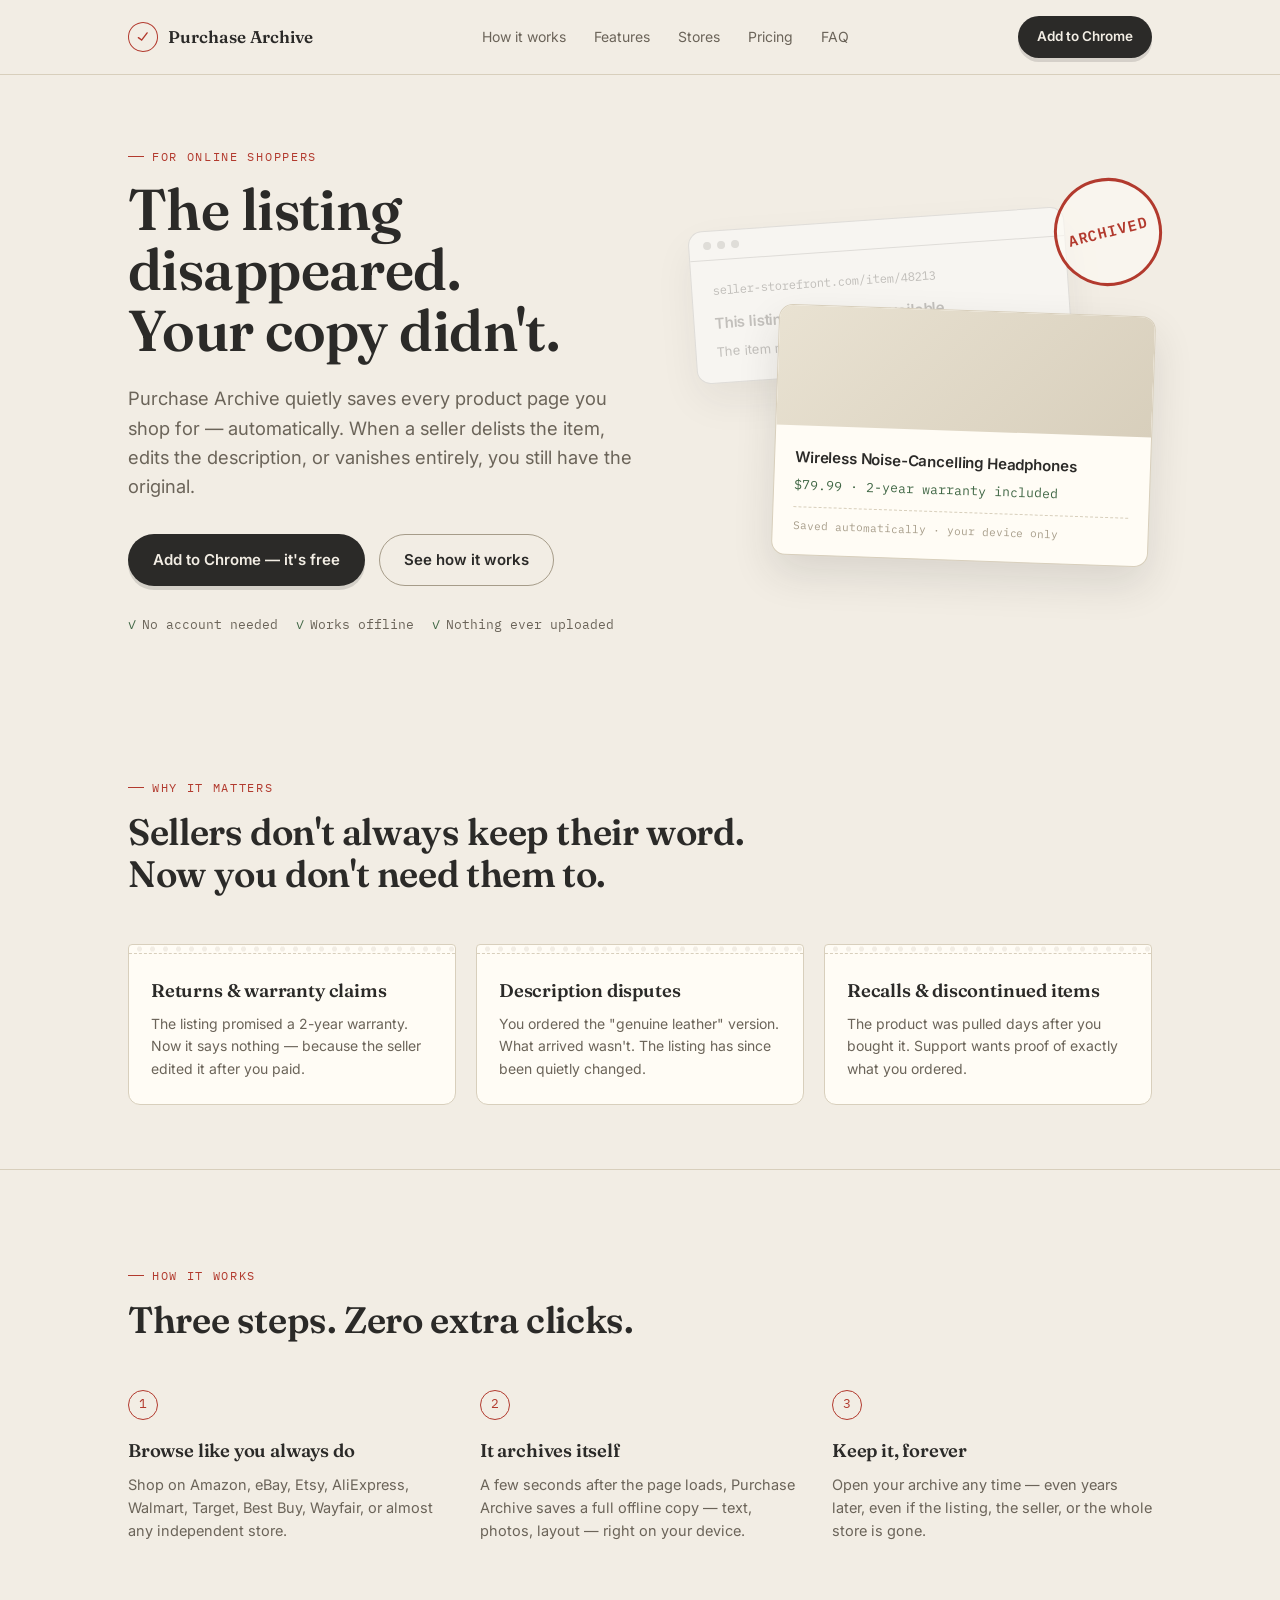
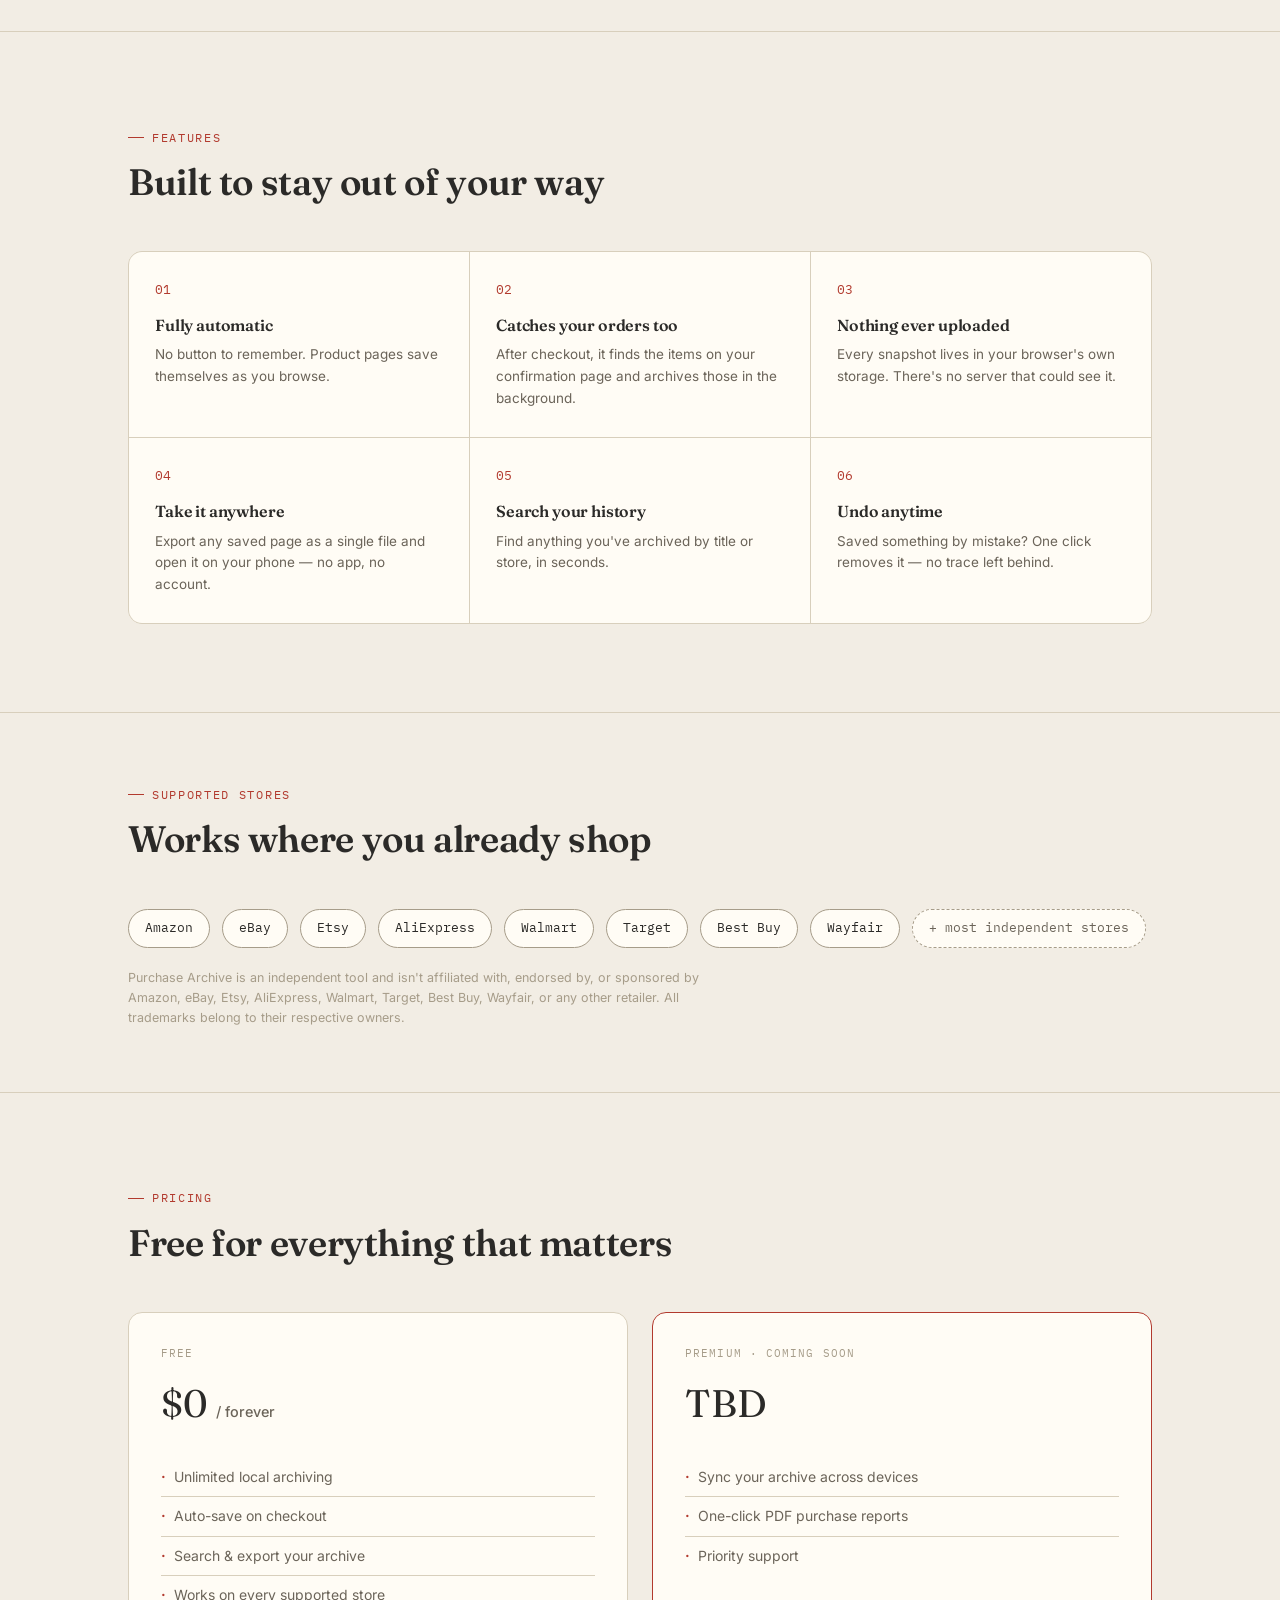
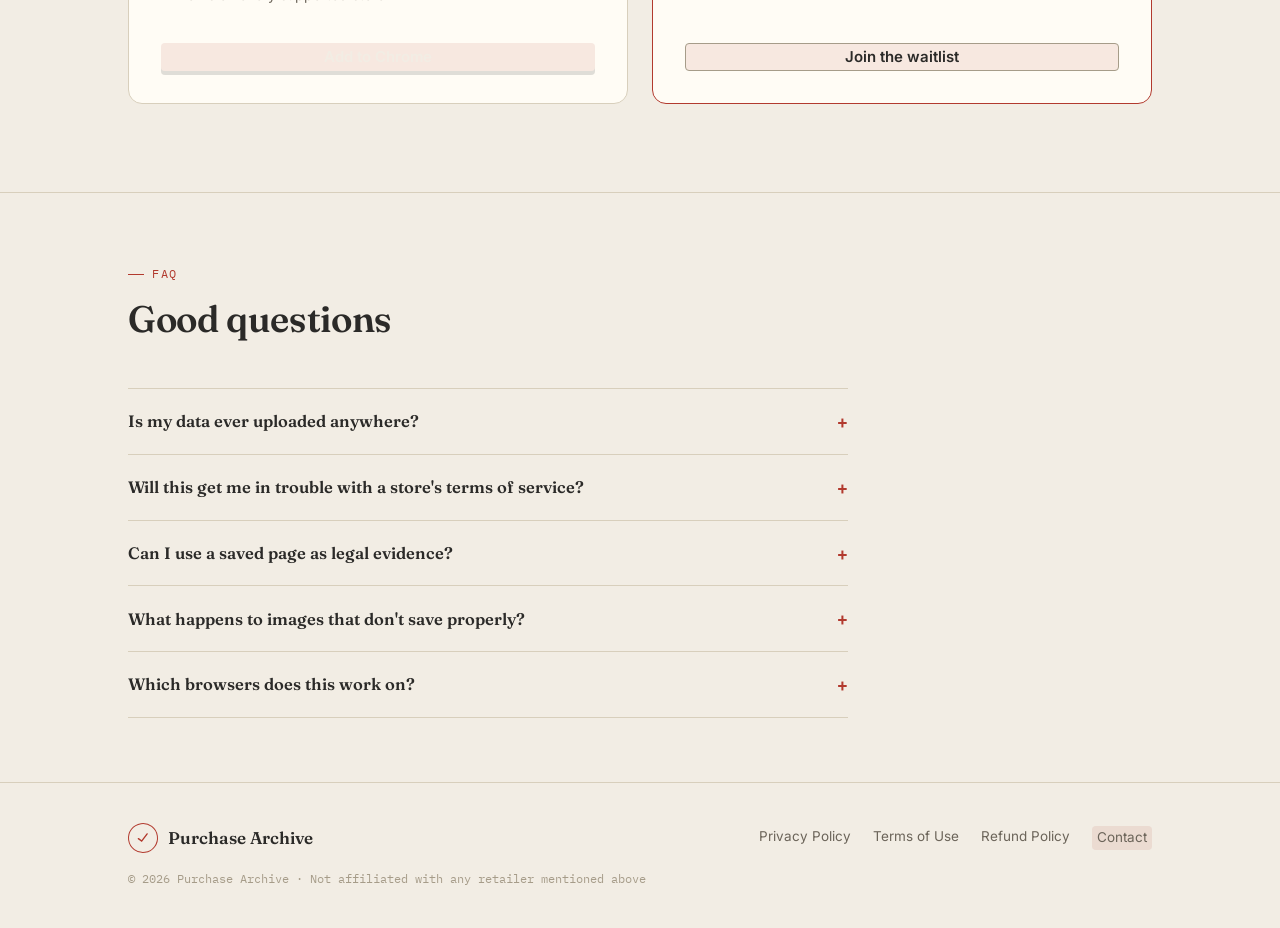
<file: index.html>
<!DOCTYPE html>
<html lang="en">
<head>
<meta charset="UTF-8" />
<meta name="viewport" content="width=device-width, initial-scale=1" />
<title>Purchase Archive — Save product pages before sellers delete them</title>
<meta name="description" content="Purchase Archive automatically saves the product pages you shop for on Amazon, eBay, Etsy, AliExpress, Walmart, Target, Best Buy and more — so you still have proof after a listing changes or disappears. 100% local, nothing uploaded." />
<link rel="preconnect" href="https://fonts.googleapis.com">
<link rel="preconnect" href="https://fonts.gstatic.com" crossorigin>
<link href="https://fonts.googleapis.com/css2?family=Fraunces:opsz,wght@9..144,500;9..144,600;9..144,700&family=Inter:wght@400;500;600;700&family=IBM+Plex+Mono:wght@400;500&display=swap" rel="stylesheet">
<link rel="stylesheet" href="assets/style.css" />
</head>
<body>

<nav class="site-nav">
  <div class="wrap">
    <a href="#top" class="brand">
      <span class="seal"><svg viewBox="0 0 24 24" fill="none" stroke="currentColor" stroke-width="2.4" stroke-linecap="round"><path d="M4 12l5 5L20 6"/></svg></span>
      Purchase Archive
    </a>
    <div class="nav-links">
      <a href="#how-it-works">How it works</a>
      <a href="#features">Features</a>
      <a href="#stores">Stores</a>
      <a href="#pricing">Pricing</a>
      <a href="#faq">FAQ</a>
    </div>
    <div class="nav-cta">
      <a href="#pricing" class="btn btn-primary" style="padding:9px 18px; font-size:13.5px;">Add to Chrome</a>
    </div>
  </div>
</nav>

<header class="hero" id="top">
  <div class="wrap">
    <div class="hero-copy">
      <span class="eyebrow">For online shoppers</span>
      <h1>The listing disappeared.<br/>Your copy didn't.</h1>
      <p class="lede">Purchase Archive quietly saves every product page you shop for — automatically. When a seller delists the item, edits the description, or vanishes entirely, you still have the original.</p>
      <div class="hero-cta">
        <a href="#pricing" class="btn btn-primary">Add to Chrome — it's free</a>
        <a href="#how-it-works" class="btn btn-ghost">See how it works</a>
      </div>
      <div class="trust-row">
        <span>No account needed</span>
        <span>Works offline</span>
        <span>Nothing ever uploaded</span>
      </div>
    </div>
    <div class="hero-visual" aria-hidden="true">
      <div class="mock-card behind">
        <div class="bar"><i></i><i></i><i></i></div>
        <div class="body">
          <p class="x">seller-storefront.com/item/48213</p>
          <h3>This listing is no longer available</h3>
          <p>The item may have been removed by the seller.</p>
        </div>
      </div>
      <div class="mock-card front">
        <div class="thumb"></div>
        <div class="body">
          <h3>Wireless Noise-Cancelling Headphones</h3>
          <p class="price">$79.99 · 2-year warranty included</p>
          <div class="meta">Saved automatically · your device only</div>
        </div>
      </div>
      <div class="stamp-mark">ARCHIVED</div>
    </div>
  </div>
</header>

<section id="why" class="tight">
  <div class="wrap">
    <div class="section-head">
      <span class="eyebrow">Why it matters</span>
      <h2>Sellers don't always keep their word.<br/>Now you don't need them to.</h2>
    </div>
    <div class="card-grid">
      <div class="index-card">
        <div class="perf"></div>
        <div class="content">
          <h3>Returns &amp; warranty claims</h3>
          <p>The listing promised a 2-year warranty. Now it says nothing — because the seller edited it after you paid.</p>
        </div>
      </div>
      <div class="index-card">
        <div class="perf"></div>
        <div class="content">
          <h3>Description disputes</h3>
          <p>You ordered the "genuine leather" version. What arrived wasn't. The listing has since been quietly changed.</p>
        </div>
      </div>
      <div class="index-card">
        <div class="perf"></div>
        <div class="content">
          <h3>Recalls &amp; discontinued items</h3>
          <p>The product was pulled days after you bought it. Support wants proof of exactly what you ordered.</p>
        </div>
      </div>
    </div>
  </div>
</section>

<hr class="divider" />

<section id="how-it-works">
  <div class="wrap">
    <div class="section-head">
      <span class="eyebrow">How it works</span>
      <h2>Three steps. Zero extra clicks.</h2>
    </div>
    <div class="steps">
      <div class="step">
        <div class="num">1</div>
        <h3>Browse like you always do</h3>
        <p>Shop on Amazon, eBay, Etsy, AliExpress, Walmart, Target, Best Buy, Wayfair, or almost any independent store.</p>
      </div>
      <div class="step">
        <div class="num">2</div>
        <h3>It archives itself</h3>
        <p>A few seconds after the page loads, Purchase Archive saves a full offline copy — text, photos, layout — right on your device.</p>
      </div>
      <div class="step">
        <div class="num">3</div>
        <h3>Keep it, forever</h3>
        <p>Open your archive any time — even years later, even if the listing, the seller, or the whole store is gone.</p>
      </div>
    </div>
  </div>
</section>

<hr class="divider" />

<section id="features">
  <div class="wrap">
    <div class="section-head">
      <span class="eyebrow">Features</span>
      <h2>Built to stay out of your way</h2>
    </div>
    <div class="feature-grid">
      <div class="feature">
        <div class="glyph">01</div>
        <h3>Fully automatic</h3>
        <p>No button to remember. Product pages save themselves as you browse.</p>
      </div>
      <div class="feature">
        <div class="glyph">02</div>
        <h3>Catches your orders too</h3>
        <p>After checkout, it finds the items on your confirmation page and archives those in the background.</p>
      </div>
      <div class="feature">
        <div class="glyph">03</div>
        <h3>Nothing ever uploaded</h3>
        <p>Every snapshot lives in your browser's own storage. There's no server that could see it.</p>
      </div>
      <div class="feature">
        <div class="glyph">04</div>
        <h3>Take it anywhere</h3>
        <p>Export any saved page as a single file and open it on your phone — no app, no account.</p>
      </div>
      <div class="feature">
        <div class="glyph">05</div>
        <h3>Search your history</h3>
        <p>Find anything you've archived by title or store, in seconds.</p>
      </div>
      <div class="feature">
        <div class="glyph">06</div>
        <h3>Undo anytime</h3>
        <p>Saved something by mistake? One click removes it — no trace left behind.</p>
      </div>
    </div>
  </div>
</section>

<hr class="divider" />

<section id="stores" class="tight">
  <div class="wrap">
    <div class="section-head">
      <span class="eyebrow">Supported stores</span>
      <h2>Works where you already shop</h2>
    </div>
    <div class="store-row">
      <span class="store-badge">Amazon</span>
      <span class="store-badge">eBay</span>
      <span class="store-badge">Etsy</span>
      <span class="store-badge">AliExpress</span>
      <span class="store-badge">Walmart</span>
      <span class="store-badge">Target</span>
      <span class="store-badge">Best Buy</span>
      <span class="store-badge">Wayfair</span>
      <span class="store-badge more">+ most independent stores</span>
    </div>
    <p class="fine-print">Purchase Archive is an independent tool and isn't affiliated with, endorsed by, or sponsored by Amazon, eBay, Etsy, AliExpress, Walmart, Target, Best Buy, Wayfair, or any other retailer. All trademarks belong to their respective owners.</p>
  </div>
</section>

<hr class="divider" />

<section id="pricing">
  <div class="wrap">
    <div class="section-head">
      <span class="eyebrow">Pricing</span>
      <h2>Free for everything that matters</h2>
    </div>
    <div class="pricing-grid">
      <div class="price-card">
        <span class="tag">Free</span>
        <div class="amount">$0 <small>/ forever</small></div>
        <ul>
          <li>Unlimited local archiving</li>
          <li>Auto-save on checkout</li>
          <li>Search &amp; export your archive</li>
          <li>Works on every supported store</li>
        </ul>
        <a href="#" class="btn btn-primary btn-block" data-placeholder title="Replace with your live Chrome Web Store listing URL">Add to Chrome</a>
      </div>
      <div class="price-card highlight">
        <span class="tag">Premium · Coming soon</span>
        <div class="amount">TBD</div>
        <ul>
          <li>Sync your archive across devices</li>
          <li>One-click PDF purchase reports</li>
          <li>Priority support</li>
        </ul>
        <a href="mailto:hello@yourdomain.com?subject=Purchase%20Archive%20Premium%20waitlist" class="btn btn-ghost btn-block" data-placeholder title="Replace with your real contact address">Join the waitlist</a>
      </div>
    </div>
  </div>
</section>

<hr class="divider" />

<section id="faq" class="tight">
  <div class="wrap">
    <div class="section-head">
      <span class="eyebrow">FAQ</span>
      <h2>Good questions</h2>
    </div>
    <div class="faq-list">
      <details>
        <summary>Is my data ever uploaded anywhere?</summary>
        <p>No. The free version stores every snapshot locally in your browser using IndexedDB. Nothing is sent to us or anyone else — there's no server involved at all.</p>
      </details>
      <details>
        <summary>Will this get me in trouble with a store's terms of service?</summary>
        <p>No. Purchase Archive only saves pages you're already viewing in your own browser — the same way printing a page or taking a screenshot would. It doesn't log into other accounts or access anything you couldn't already see.</p>
      </details>
      <details>
        <summary>Can I use a saved page as legal evidence?</summary>
        <p>A saved page can support a return, warranty, or customer-service dispute, but it isn't a notarized or legally certified record. If you need something with formal evidentiary weight, pair it with a proper e-notarization service.</p>
      </details>
      <details>
        <summary>What happens to images that don't save properly?</summary>
        <p>A small number of images are protected by their host against being copied and may not embed. Almost everything else — text, layout, and most photos — saves correctly.</p>
      </details>
      <details>
        <summary>Which browsers does this work on?</summary>
        <p>Chrome and Microsoft Edge today, since both support the same extension format.</p>
      </details>
    </div>
  </div>
</section>

<footer>
  <div class="wrap">
    <a href="#top" class="brand">
      <span class="seal"><svg viewBox="0 0 24 24" fill="none" stroke="currentColor" stroke-width="2.4" stroke-linecap="round"><path d="M4 12l5 5L20 6"/></svg></span>
      Purchase Archive
    </a>
    <div class="footer-links">
      <a href="privacy.html">Privacy Policy</a>
      <a href="terms.html">Terms of Use</a>
      <a href="refund.html">Refund Policy</a>
      <a href="mailto:hello@yourdomain.com" data-placeholder>Contact</a>
    </div>
    <span class="copyright">© 2026 Purchase Archive · Not affiliated with any retailer mentioned above</span>
  </div>
</footer>

</body>
</html>
</file>
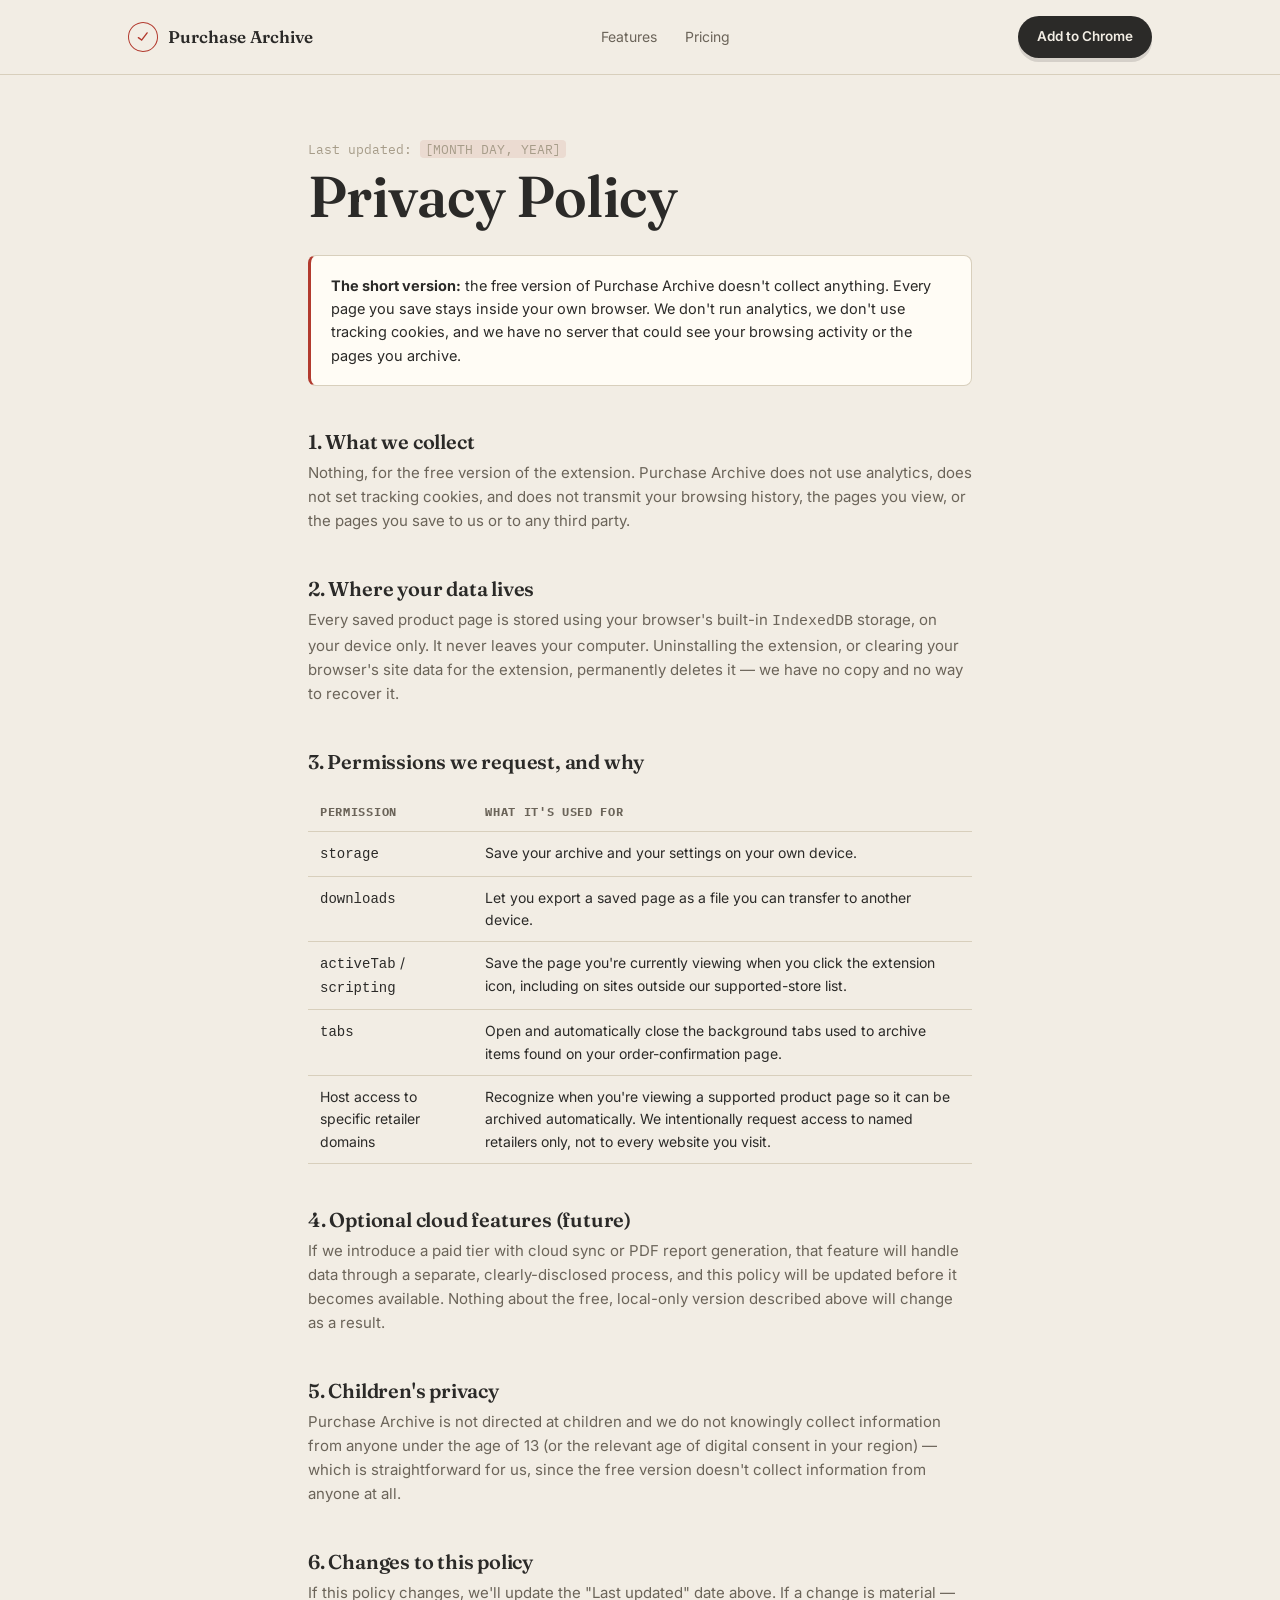
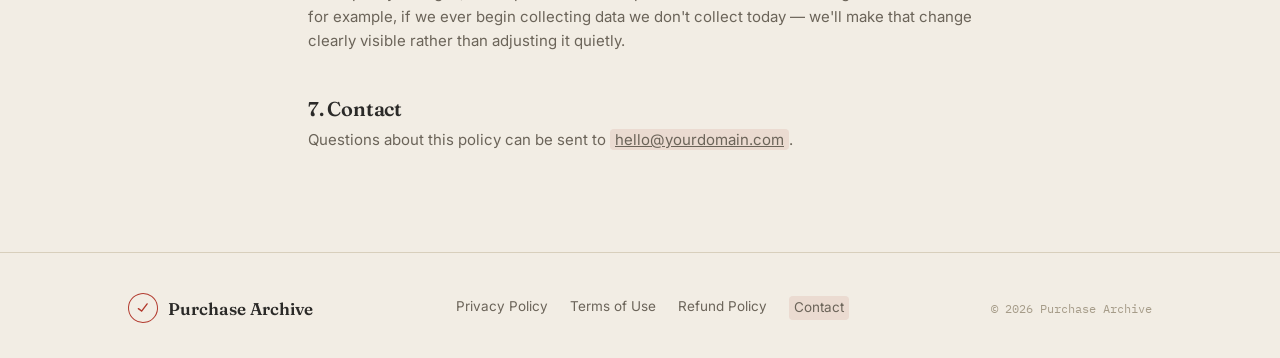
<file: privacy.html>
<!DOCTYPE html>
<html lang="en">
<head>
<meta charset="UTF-8" />
<meta name="viewport" content="width=device-width, initial-scale=1" />
<title>Privacy Policy — Purchase Archive</title>
<link rel="preconnect" href="https://fonts.googleapis.com">
<link rel="preconnect" href="https://fonts.gstatic.com" crossorigin>
<link href="https://fonts.googleapis.com/css2?family=Fraunces:opsz,wght@9..144,500;9..144,600;9..144,700&family=Inter:wght@400;500;600;700&family=IBM+Plex+Mono:wght@400;500&display=swap" rel="stylesheet">
<link rel="stylesheet" href="assets/style.css" />
</head>
<body>

<nav class="site-nav">
  <div class="wrap">
    <a href="index.html" class="brand">
      <span class="seal"><svg viewBox="0 0 24 24" fill="none" stroke="currentColor" stroke-width="2.4" stroke-linecap="round"><path d="M4 12l5 5L20 6"/></svg></span>
      Purchase Archive
    </a>
    <div class="nav-links">
      <a href="index.html#features">Features</a>
      <a href="index.html#pricing">Pricing</a>
    </div>
    <div class="nav-cta">
      <a href="index.html#pricing" class="btn btn-primary" style="padding:9px 18px; font-size:13.5px;">Add to Chrome</a>
    </div>
  </div>
</nav>

<main class="legal-doc">
  <p class="updated">Last updated: <span data-placeholder>[MONTH DAY, YEAR]</span></p>
  <h1>Privacy Policy</h1>

  <div class="legal-summary">
    <strong>The short version:</strong> the free version of Purchase Archive doesn't collect anything. Every page you save stays inside your own browser. We don't run analytics, we don't use tracking cookies, and we have no server that could see your browsing activity or the pages you archive.
  </div>

  <h2>1. What we collect</h2>
  <p>Nothing, for the free version of the extension. Purchase Archive does not use analytics, does not set tracking cookies, and does not transmit your browsing history, the pages you view, or the pages you save to us or to any third party.</p>

  <h2>2. Where your data lives</h2>
  <p>Every saved product page is stored using your browser's built-in <code>IndexedDB</code> storage, on your device only. It never leaves your computer. Uninstalling the extension, or clearing your browser's site data for the extension, permanently deletes it — we have no copy and no way to recover it.</p>

  <h2>3. Permissions we request, and why</h2>
  <table>
    <tr><th>Permission</th><th>What it's used for</th></tr>
    <tr><td><code>storage</code></td><td>Save your archive and your settings on your own device.</td></tr>
    <tr><td><code>downloads</code></td><td>Let you export a saved page as a file you can transfer to another device.</td></tr>
    <tr><td><code>activeTab</code> / <code>scripting</code></td><td>Save the page you're currently viewing when you click the extension icon, including on sites outside our supported-store list.</td></tr>
    <tr><td><code>tabs</code></td><td>Open and automatically close the background tabs used to archive items found on your order-confirmation page.</td></tr>
    <tr><td>Host access to specific retailer domains</td><td>Recognize when you're viewing a supported product page so it can be archived automatically. We intentionally request access to named retailers only, not to every website you visit.</td></tr>
  </table>

  <h2>4. Optional cloud features (future)</h2>
  <p>If we introduce a paid tier with cloud sync or PDF report generation, that feature will handle data through a separate, clearly-disclosed process, and this policy will be updated before it becomes available. Nothing about the free, local-only version described above will change as a result.</p>

  <h2>5. Children's privacy</h2>
  <p>Purchase Archive is not directed at children and we do not knowingly collect information from anyone under the age of 13 (or the relevant age of digital consent in your region) — which is straightforward for us, since the free version doesn't collect information from anyone at all.</p>

  <h2>6. Changes to this policy</h2>
  <p>If this policy changes, we'll update the "Last updated" date above. If a change is material — for example, if we ever begin collecting data we don't collect today — we'll make that change clearly visible rather than adjusting it quietly.</p>

  <h2>7. Contact</h2>
  <p>Questions about this policy can be sent to <a href="mailto:hello@yourdomain.com" data-placeholder>hello@yourdomain.com</a>.</p>
</main>

<footer>
  <div class="wrap">
    <a href="index.html" class="brand">
      <span class="seal"><svg viewBox="0 0 24 24" fill="none" stroke="currentColor" stroke-width="2.4" stroke-linecap="round"><path d="M4 12l5 5L20 6"/></svg></span>
      Purchase Archive
    </a>
    <div class="footer-links">
      <a href="privacy.html">Privacy Policy</a>
      <a href="terms.html">Terms of Use</a>
      <a href="refund.html">Refund Policy</a>
      <a href="mailto:hello@yourdomain.com" data-placeholder>Contact</a>
    </div>
    <span class="copyright">© 2026 Purchase Archive</span>
  </div>
</footer>

</body>
</html>
</file>
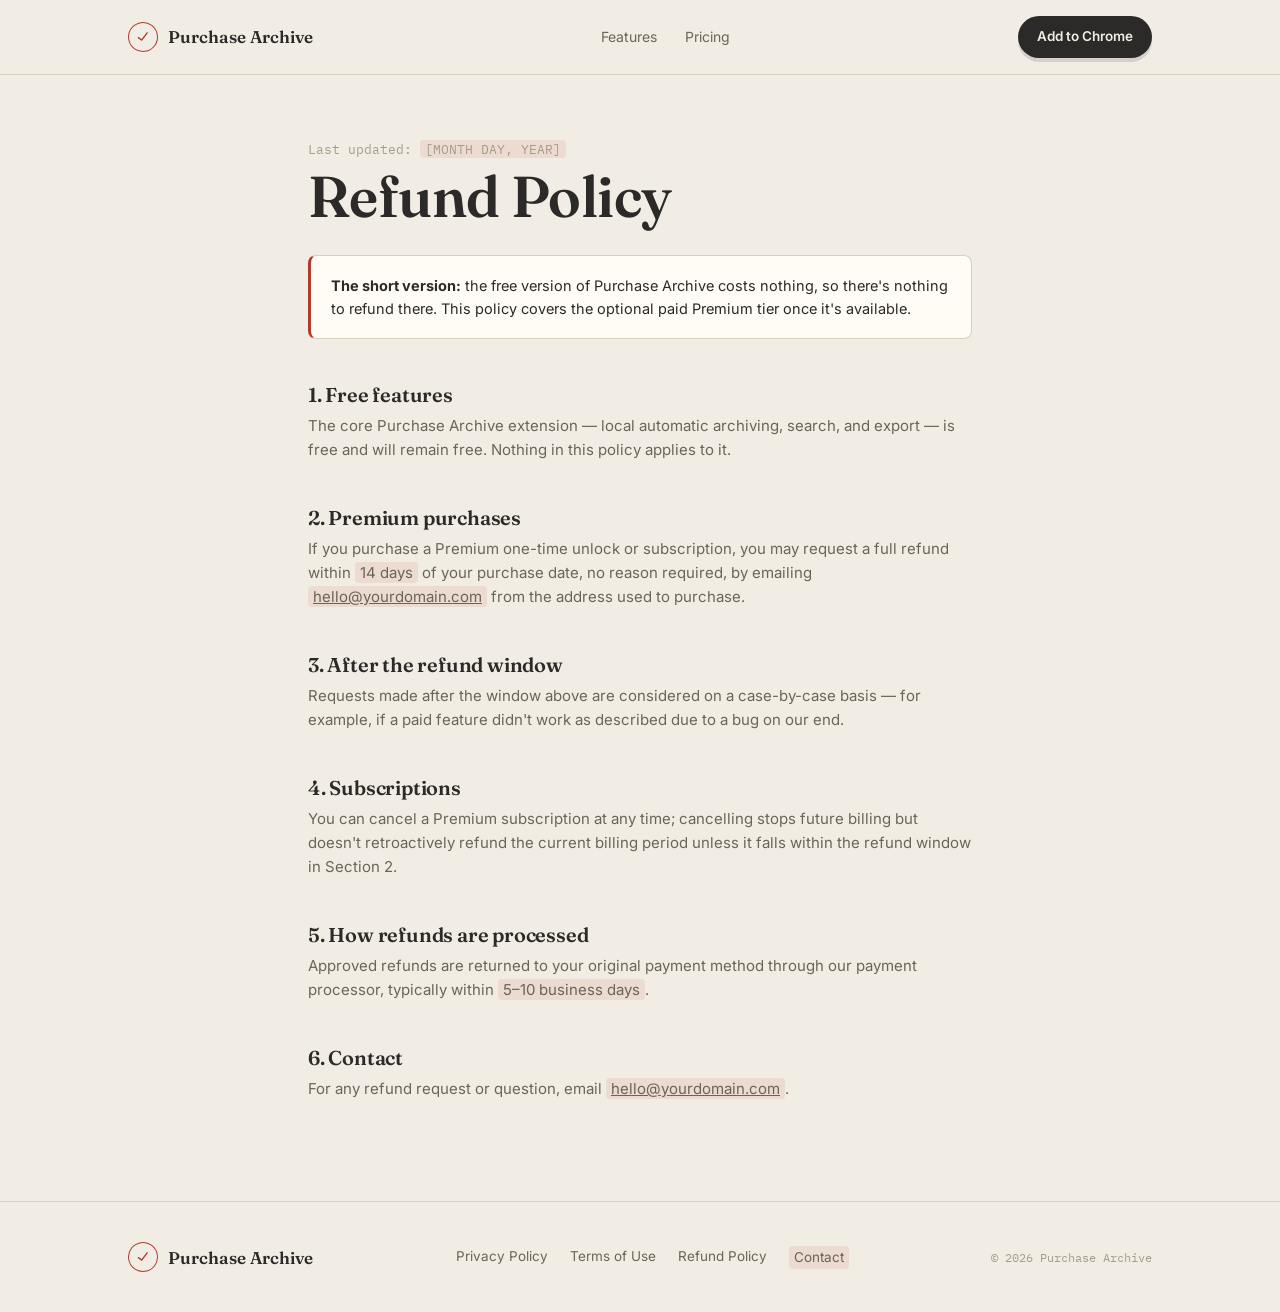
<file: refund.html>
<!DOCTYPE html>
<html lang="en">
<head>
<meta charset="UTF-8" />
<meta name="viewport" content="width=device-width, initial-scale=1" />
<title>Refund Policy — Purchase Archive</title>
<link rel="preconnect" href="https://fonts.googleapis.com">
<link rel="preconnect" href="https://fonts.gstatic.com" crossorigin>
<link href="https://fonts.googleapis.com/css2?family=Fraunces:opsz,wght@9..144,500;9..144,600;9..144,700&family=Inter:wght@400;500;600;700&family=IBM+Plex+Mono:wght@400;500&display=swap" rel="stylesheet">
<link rel="stylesheet" href="assets/style.css" />
</head>
<body>

<nav class="site-nav">
  <div class="wrap">
    <a href="index.html" class="brand">
      <span class="seal"><svg viewBox="0 0 24 24" fill="none" stroke="currentColor" stroke-width="2.4" stroke-linecap="round"><path d="M4 12l5 5L20 6"/></svg></span>
      Purchase Archive
    </a>
    <div class="nav-links">
      <a href="index.html#features">Features</a>
      <a href="index.html#pricing">Pricing</a>
    </div>
    <div class="nav-cta">
      <a href="index.html#pricing" class="btn btn-primary" style="padding:9px 18px; font-size:13.5px;">Add to Chrome</a>
    </div>
  </div>
</nav>

<main class="legal-doc">
  <p class="updated">Last updated: <span data-placeholder>[MONTH DAY, YEAR]</span></p>
  <h1>Refund Policy</h1>

  <div class="legal-summary">
    <strong>The short version:</strong> the free version of Purchase Archive costs nothing, so there's nothing to refund there. This policy covers the optional paid Premium tier once it's available.
  </div>

  <h2>1. Free features</h2>
  <p>The core Purchase Archive extension — local automatic archiving, search, and export — is free and will remain free. Nothing in this policy applies to it.</p>

  <h2>2. Premium purchases</h2>
  <p>If you purchase a Premium one-time unlock or subscription, you may request a full refund within <span data-placeholder>14 days</span> of your purchase date, no reason required, by emailing <a href="mailto:hello@yourdomain.com" data-placeholder>hello@yourdomain.com</a> from the address used to purchase.</p>

  <h2>3. After the refund window</h2>
  <p>Requests made after the window above are considered on a case-by-case basis — for example, if a paid feature didn't work as described due to a bug on our end.</p>

  <h2>4. Subscriptions</h2>
  <p>You can cancel a Premium subscription at any time; cancelling stops future billing but doesn't retroactively refund the current billing period unless it falls within the refund window in Section 2.</p>

  <h2>5. How refunds are processed</h2>
  <p>Approved refunds are returned to your original payment method through our payment processor, typically within <span data-placeholder>5–10 business days</span>.</p>

  <h2>6. Contact</h2>
  <p>For any refund request or question, email <a href="mailto:hello@yourdomain.com" data-placeholder>hello@yourdomain.com</a>.</p>
</main>

<footer>
  <div class="wrap">
    <a href="index.html" class="brand">
      <span class="seal"><svg viewBox="0 0 24 24" fill="none" stroke="currentColor" stroke-width="2.4" stroke-linecap="round"><path d="M4 12l5 5L20 6"/></svg></span>
      Purchase Archive
    </a>
    <div class="footer-links">
      <a href="privacy.html">Privacy Policy</a>
      <a href="terms.html">Terms of Use</a>
      <a href="refund.html">Refund Policy</a>
      <a href="mailto:hello@yourdomain.com" data-placeholder>Contact</a>
    </div>
    <span class="copyright">© 2026 Purchase Archive</span>
  </div>
</footer>

</body>
</html>
</file>
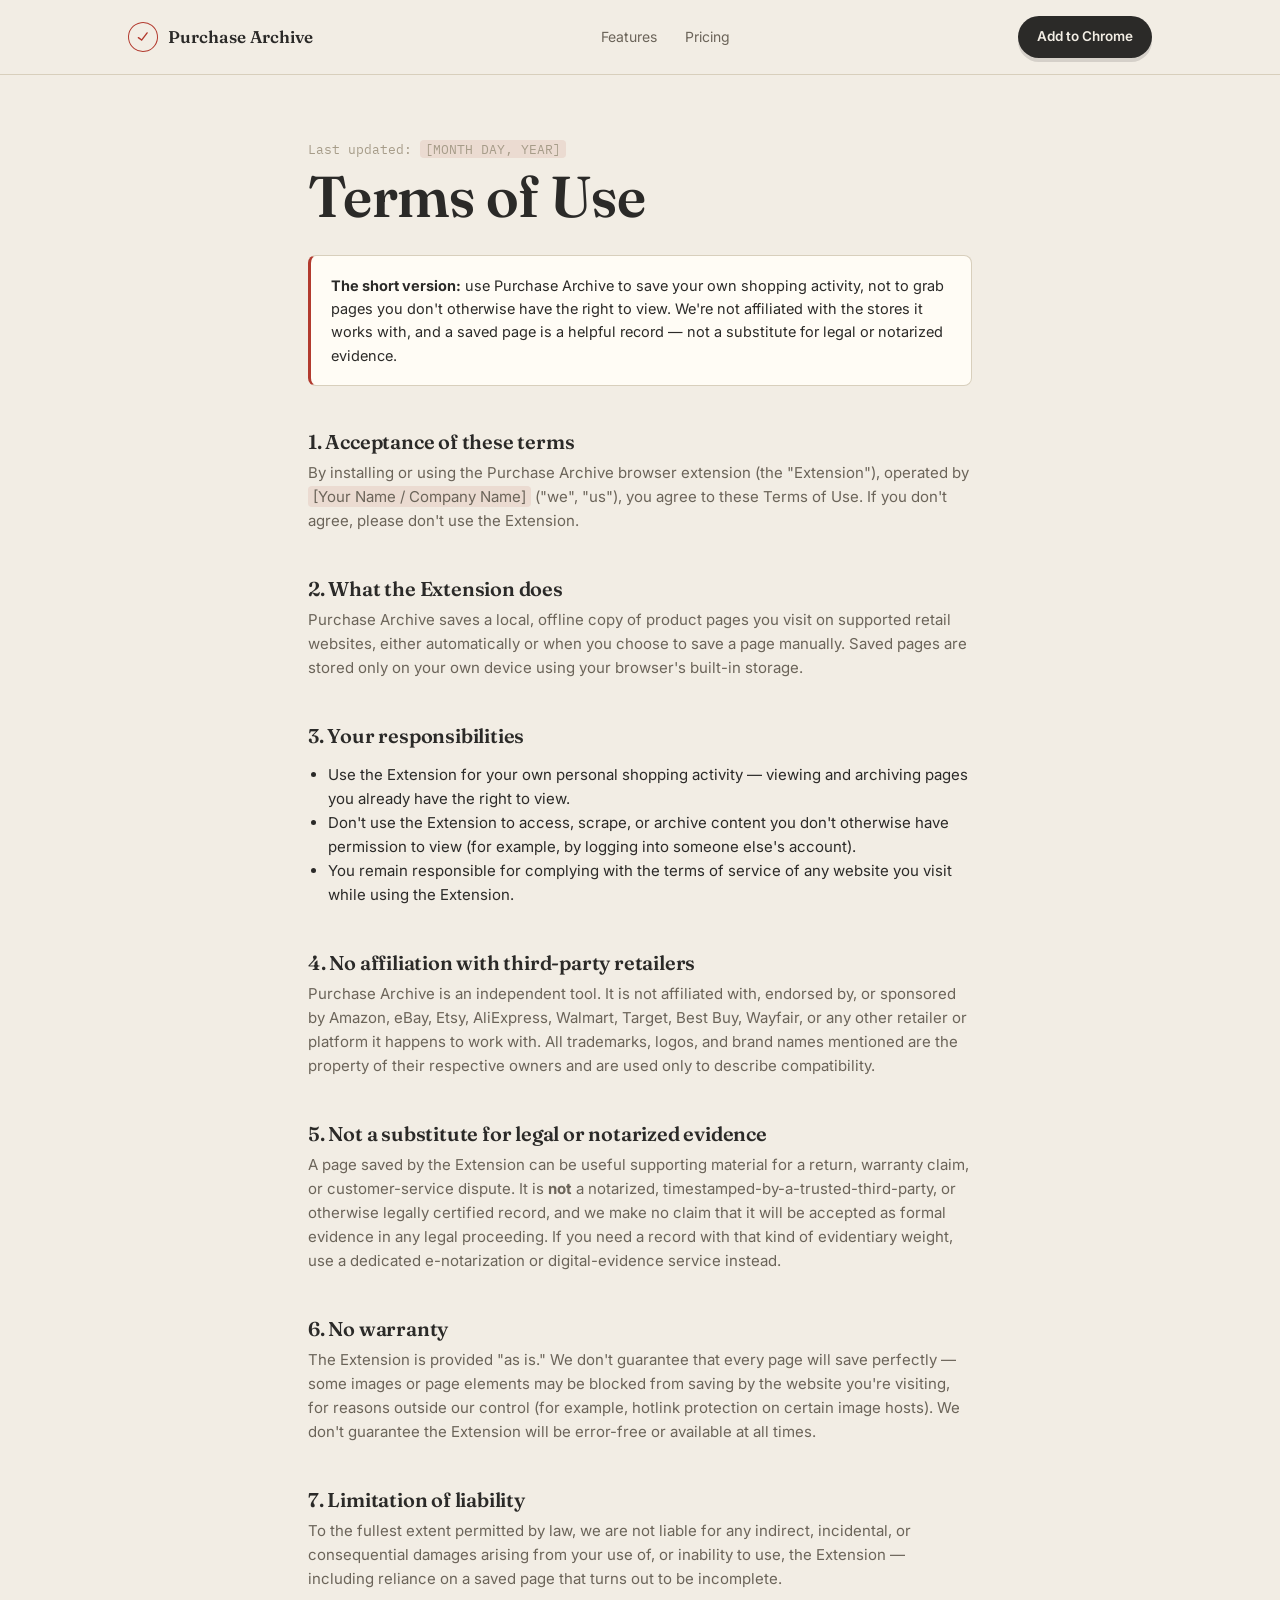
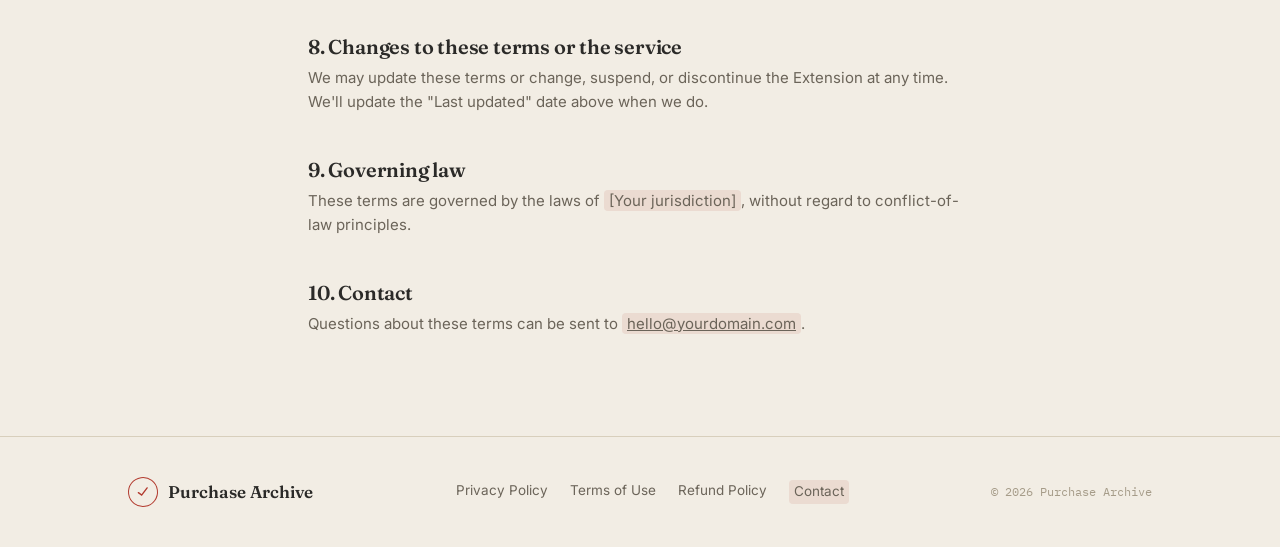
<file: terms.html>
<!DOCTYPE html>
<html lang="en">
<head>
<meta charset="UTF-8" />
<meta name="viewport" content="width=device-width, initial-scale=1" />
<title>Terms of Use — Purchase Archive</title>
<link rel="preconnect" href="https://fonts.googleapis.com">
<link rel="preconnect" href="https://fonts.gstatic.com" crossorigin>
<link href="https://fonts.googleapis.com/css2?family=Fraunces:opsz,wght@9..144,500;9..144,600;9..144,700&family=Inter:wght@400;500;600;700&family=IBM+Plex+Mono:wght@400;500&display=swap" rel="stylesheet">
<link rel="stylesheet" href="assets/style.css" />
</head>
<body>

<nav class="site-nav">
  <div class="wrap">
    <a href="index.html" class="brand">
      <span class="seal"><svg viewBox="0 0 24 24" fill="none" stroke="currentColor" stroke-width="2.4" stroke-linecap="round"><path d="M4 12l5 5L20 6"/></svg></span>
      Purchase Archive
    </a>
    <div class="nav-links">
      <a href="index.html#features">Features</a>
      <a href="index.html#pricing">Pricing</a>
    </div>
    <div class="nav-cta">
      <a href="index.html#pricing" class="btn btn-primary" style="padding:9px 18px; font-size:13.5px;">Add to Chrome</a>
    </div>
  </div>
</nav>

<main class="legal-doc">
  <p class="updated">Last updated: <span data-placeholder>[MONTH DAY, YEAR]</span></p>
  <h1>Terms of Use</h1>

  <div class="legal-summary">
    <strong>The short version:</strong> use Purchase Archive to save your own shopping activity, not to grab pages you don't otherwise have the right to view. We're not affiliated with the stores it works with, and a saved page is a helpful record — not a substitute for legal or notarized evidence.
  </div>

  <h2>1. Acceptance of these terms</h2>
  <p>By installing or using the Purchase Archive browser extension (the "Extension"), operated by <span data-placeholder>[Your Name / Company Name]</span> ("we", "us"), you agree to these Terms of Use. If you don't agree, please don't use the Extension.</p>

  <h2>2. What the Extension does</h2>
  <p>Purchase Archive saves a local, offline copy of product pages you visit on supported retail websites, either automatically or when you choose to save a page manually. Saved pages are stored only on your own device using your browser's built-in storage.</p>

  <h2>3. Your responsibilities</h2>
  <ul>
    <li>Use the Extension for your own personal shopping activity — viewing and archiving pages you already have the right to view.</li>
    <li>Don't use the Extension to access, scrape, or archive content you don't otherwise have permission to view (for example, by logging into someone else's account).</li>
    <li>You remain responsible for complying with the terms of service of any website you visit while using the Extension.</li>
  </ul>

  <h2>4. No affiliation with third-party retailers</h2>
  <p>Purchase Archive is an independent tool. It is not affiliated with, endorsed by, or sponsored by Amazon, eBay, Etsy, AliExpress, Walmart, Target, Best Buy, Wayfair, or any other retailer or platform it happens to work with. All trademarks, logos, and brand names mentioned are the property of their respective owners and are used only to describe compatibility.</p>

  <h2>5. Not a substitute for legal or notarized evidence</h2>
  <p>A page saved by the Extension can be useful supporting material for a return, warranty claim, or customer-service dispute. It is <strong>not</strong> a notarized, timestamped-by-a-trusted-third-party, or otherwise legally certified record, and we make no claim that it will be accepted as formal evidence in any legal proceeding. If you need a record with that kind of evidentiary weight, use a dedicated e-notarization or digital-evidence service instead.</p>

  <h2>6. No warranty</h2>
  <p>The Extension is provided "as is." We don't guarantee that every page will save perfectly — some images or page elements may be blocked from saving by the website you're visiting, for reasons outside our control (for example, hotlink protection on certain image hosts). We don't guarantee the Extension will be error-free or available at all times.</p>

  <h2>7. Limitation of liability</h2>
  <p>To the fullest extent permitted by law, we are not liable for any indirect, incidental, or consequential damages arising from your use of, or inability to use, the Extension — including reliance on a saved page that turns out to be incomplete.</p>

  <h2>8. Changes to these terms or the service</h2>
  <p>We may update these terms or change, suspend, or discontinue the Extension at any time. We'll update the "Last updated" date above when we do.</p>

  <h2>9. Governing law</h2>
  <p>These terms are governed by the laws of <span data-placeholder>[Your jurisdiction]</span>, without regard to conflict-of-law principles.</p>

  <h2>10. Contact</h2>
  <p>Questions about these terms can be sent to <a href="mailto:hello@yourdomain.com" data-placeholder>hello@yourdomain.com</a>.</p>
</main>

<footer>
  <div class="wrap">
    <a href="index.html" class="brand">
      <span class="seal"><svg viewBox="0 0 24 24" fill="none" stroke="currentColor" stroke-width="2.4" stroke-linecap="round"><path d="M4 12l5 5L20 6"/></svg></span>
      Purchase Archive
    </a>
    <div class="footer-links">
      <a href="privacy.html">Privacy Policy</a>
      <a href="terms.html">Terms of Use</a>
      <a href="refund.html">Refund Policy</a>
      <a href="mailto:hello@yourdomain.com" data-placeholder>Contact</a>
    </div>
    <span class="copyright">© 2026 Purchase Archive</span>
  </div>
</footer>

</body>
</html>
</file>
<file: assets/style.css>
/* ==========================================================================
   Purchase Archive — shared design system
   Palette: warm archive paper + oxblood stamp ink (deliberately not the
   generic AI-cream/terracotta pairing — this red sits closer to rubber-stamp
   ink than clay).
   Type: Fraunces (display, letterpress character) + Inter (body) +
   IBM Plex Mono (timestamps, labels — ledger/receipt feel).
   ========================================================================== */

:root {
  --paper: #F2EDE4;
  --paper-deep: #E9E2D2;
  --card: #FFFCF5;
  --ink: #2B2A28;
  --ink-soft: #6B6459;
  --ink-faint: #A69C89;
  --stamp: #B23A2E;
  --stamp-dim: #B23A2E1a;
  --line: #D8CFBC;
  --ok: #3F6644;

  --font-display: 'Fraunces', Georgia, serif;
  --font-body: 'Inter', -apple-system, BlinkMacSystemFont, sans-serif;
  --font-mono: 'IBM Plex Mono', 'SF Mono', Consolas, monospace;

  --radius-card: 14px;
  --radius-sm: 8px;
  --container: 1080px;
}

* { box-sizing: border-box; }
html { scroll-behavior: smooth; }
@media (prefers-reduced-motion: reduce) {
  html { scroll-behavior: auto; }
  * { animation-duration: 0.001ms !important; animation-iteration-count: 1 !important; transition-duration: 0.001ms !important; }
}

body {
  margin: 0;
  background: var(--paper);
  color: var(--ink);
  font-family: var(--font-body);
  font-size: 16px;
  line-height: 1.6;
  -webkit-font-smoothing: antialiased;
}

img, svg { max-width: 100%; display: block; }

a { color: inherit; }

.wrap {
  max-width: var(--container);
  margin: 0 auto;
  padding: 0 28px;
}

.eyebrow {
  font-family: var(--font-mono);
  font-size: 12px;
  letter-spacing: 0.14em;
  text-transform: uppercase;
  color: var(--stamp);
  display: inline-flex;
  align-items: center;
  gap: 8px;
  margin-bottom: 14px;
}
.eyebrow::before {
  content: '';
  width: 16px;
  height: 1px;
  background: var(--stamp);
}

h1, h2, h3 {
  font-family: var(--font-display);
  font-weight: 600;
  letter-spacing: -0.01em;
  margin: 0 0 0.4em;
  color: var(--ink);
}

h1 { font-size: clamp(2.4rem, 5vw, 3.6rem); line-height: 1.05; font-weight: 600; }
h2 { font-size: clamp(1.7rem, 3.2vw, 2.3rem); line-height: 1.15; }
h3 { font-size: 1.15rem; font-weight: 600; }

p { color: var(--ink-soft); margin: 0 0 1em; }
p:last-child { margin-bottom: 0; }

.lede {
  font-size: 1.15rem;
  max-width: 640px;
  color: var(--ink-soft);
}

/* ---------- buttons ---------- */
.btn {
  display: inline-flex;
  align-items: center;
  gap: 8px;
  font-family: var(--font-body);
  font-weight: 600;
  font-size: 15px;
  padding: 13px 24px;
  border-radius: 999px;
  text-decoration: none;
  border: 1.5px solid transparent;
  cursor: pointer;
  transition: transform 0.15s ease, box-shadow 0.15s ease;
}
.btn:hover { transform: translateY(-1px); }
.btn-primary {
  background: var(--ink);
  color: var(--paper);
  box-shadow: 0 4px 0 0 rgba(43,42,40,0.15);
}
.btn-primary:hover { box-shadow: 0 6px 14px rgba(43,42,40,0.25); }
.btn-ghost {
  background: transparent;
  color: var(--ink);
  border-color: var(--ink-faint);
}
.btn-ghost:hover { border-color: var(--ink); }
.btn-block { width: 100%; justify-content: center; }

/* ---------- nav ---------- */
.site-nav {
  position: sticky;
  top: 0;
  z-index: 50;
  background: rgba(242,237,228,0.92);
  backdrop-filter: blur(6px);
  border-bottom: 1px solid var(--line);
}
.site-nav .wrap {
  display: flex;
  align-items: center;
  justify-content: space-between;
  padding-top: 16px;
  padding-bottom: 16px;
}
.brand {
  display: flex;
  align-items: center;
  gap: 10px;
  text-decoration: none;
  font-family: var(--font-display);
  font-weight: 600;
  font-size: 17px;
  color: var(--ink);
}
.seal {
  width: 30px;
  height: 30px;
  flex: none;
  border-radius: 50%;
  border: 1.6px solid var(--stamp);
  color: var(--stamp);
  display: flex;
  align-items: center;
  justify-content: center;
  transform: rotate(-8deg);
}
.seal svg { width: 14px; height: 14px; }
.nav-links {
  display: flex;
  gap: 28px;
  font-size: 14px;
  color: var(--ink-soft);
}
.nav-links a { text-decoration: none; }
.nav-links a:hover { color: var(--ink); }
.nav-cta { display: flex; align-items: center; gap: 16px; }

/* ---------- sections ---------- */
section { padding: 88px 0; }
section.tight { padding: 64px 0; }
.section-head { max-width: 620px; margin-bottom: 48px; }
.divider {
  border: none;
  border-top: 1px solid var(--line);
  margin: 0;
}

/* ---------- hero ---------- */
.hero .wrap {
  display: grid;
  grid-template-columns: 1.05fr 0.95fr;
  gap: 56px;
  align-items: center;
  padding-top: 64px;
  padding-bottom: 72px;
}
.hero-copy .trust-row {
  display: flex;
  flex-wrap: wrap;
  gap: 18px;
  margin-top: 28px;
  font-family: var(--font-mono);
  font-size: 12.5px;
  color: var(--ink-soft);
}
.hero-copy .trust-row span { display: flex; align-items: center; gap: 6px; }
.hero-copy .trust-row span::before { content: '✓'; color: var(--ok); }
.hero-cta { display: flex; gap: 14px; margin-top: 32px; flex-wrap: wrap; }

/* signature hero visual: two stacked browser cards, "before" muted / "after" stamped */
.hero-visual { position: relative; height: 380px; }
.mock-card {
  position: absolute;
  width: 82%;
  background: var(--card);
  border: 1px solid var(--line);
  border-radius: var(--radius-card);
  box-shadow: 0 18px 40px rgba(43,42,40,0.12);
  overflow: hidden;
}
.mock-card .bar {
  display: flex;
  gap: 6px;
  padding: 10px 14px;
  border-bottom: 1px solid var(--line);
}
.mock-card .bar i { width: 8px; height: 8px; border-radius: 50%; background: var(--line); }
.mock-card .body { padding: 20px; }

.mock-card.behind {
  top: 6%;
  left: 0;
  filter: grayscale(1);
  opacity: 0.55;
  transform: rotate(-4deg);
}
.mock-card.behind .body h3 { color: var(--ink-faint); font-family: var(--font-body); font-weight: 600; font-size: 15px;}
.mock-card.behind .body p { color: var(--ink-faint); font-size: 13px; }
.mock-card.behind .body .x { color: var(--stamp); opacity: 0.6; font-family: var(--font-mono); font-size: 12px; }

.mock-card.front {
  bottom: 4%;
  right: 0;
  transform: rotate(2deg);
}
.mock-card.front .thumb {
  height: 120px;
  background: linear-gradient(135deg, #E9E2D2, #D8CFBC);
}
.mock-card.front .body h3 { font-family: var(--font-body); font-weight: 600; font-size: 15px; }
.mock-card.front .body .price { font-family: var(--font-mono); font-size: 13px; color: var(--ok); margin: 4px 0 10px; }
.mock-card.front .meta { font-family: var(--font-mono); font-size: 11px; color: var(--ink-faint); border-top: 1px dashed var(--line); padding-top: 10px; margin-top: 4px; }

.stamp-mark {
  position: absolute;
  right: -10px;
  top: -18px;
  width: 108px;
  height: 108px;
  border: 3px solid var(--stamp);
  color: var(--stamp);
  border-radius: 50%;
  display: flex;
  align-items: center;
  justify-content: center;
  transform: rotate(-14deg);
  font-family: var(--font-mono);
  font-weight: 600;
  font-size: 15px;
  letter-spacing: 0.08em;
  background: rgba(255,252,245,0.6);
}

/* ---------- problem / index cards ---------- */
.card-grid {
  display: grid;
  grid-template-columns: repeat(3, 1fr);
  gap: 20px;
}
.index-card {
  background: var(--card);
  border: 1px solid var(--line);
  border-radius: 4px 4px 12px 12px;
  overflow: hidden;
}
.index-card .perf {
  height: 9px;
  background-image: radial-gradient(circle, var(--paper) 2.4px, transparent 2.5px);
  background-size: 13px 9px;
  background-position: 4px center;
  border-bottom: 1px dashed var(--line);
}
.index-card .content { padding: 22px 22px 24px; }
.index-card h3 { margin-bottom: 8px; }
.index-card p { font-size: 14px; }

/* ---------- numbered steps ---------- */
.steps {
  display: grid;
  grid-template-columns: repeat(3, 1fr);
  gap: 32px;
}
.step .num {
  font-family: var(--font-mono);
  font-size: 13px;
  color: var(--stamp);
  border: 1px solid var(--stamp);
  width: 30px; height: 30px;
  border-radius: 50%;
  display: flex; align-items: center; justify-content: center;
  margin-bottom: 16px;
}
.step h3 { margin-bottom: 8px; }
.step p { font-size: 14.5px; }

/* ---------- feature grid ---------- */
.feature-grid {
  display: grid;
  grid-template-columns: repeat(3, 1fr);
  gap: 1px;
  background: var(--line);
  border: 1px solid var(--line);
  border-radius: var(--radius-card);
  overflow: hidden;
}
.feature {
  background: var(--card);
  padding: 28px 26px;
}
.feature .glyph { color: var(--stamp); font-family: var(--font-mono); font-size: 13px; margin-bottom: 12px; }
.feature h3 { font-size: 16px; margin-bottom: 6px; }
.feature p { font-size: 13.5px; }

/* ---------- store badges ---------- */
.store-row {
  display: flex;
  flex-wrap: wrap;
  gap: 12px;
}
.store-badge {
  font-family: var(--font-mono);
  font-size: 13px;
  border: 1px solid var(--ink-faint);
  color: var(--ink);
  padding: 8px 16px;
  border-radius: 999px;
  background: var(--card);
}
.store-badge.more { color: var(--ink-soft); border-style: dashed; }
.fine-print { font-size: 12.5px; color: var(--ink-faint); margin-top: 20px; max-width: 620px; }

/* ---------- pricing ---------- */
.pricing-grid {
  display: grid;
  grid-template-columns: repeat(2, 1fr);
  gap: 24px;
}
.price-card {
  background: var(--card);
  border: 1px solid var(--line);
  border-radius: var(--radius-card);
  padding: 32px;
  display: flex;
  flex-direction: column;
}
.price-card.highlight { border-color: var(--stamp); position: relative; }
.price-card .tag {
  font-family: var(--font-mono);
  font-size: 11px;
  color: var(--ink-faint);
  letter-spacing: 0.1em;
  text-transform: uppercase;
}
.price-card .amount {
  font-family: var(--font-display);
  font-size: 2.4rem;
  margin: 10px 0 4px;
}
.price-card .amount small { font-family: var(--font-body); font-size: 0.9rem; color: var(--ink-soft); font-weight: 500; }
.price-card ul { list-style: none; padding: 0; margin: 20px 0 28px; flex: 1; }
.price-card li {
  font-size: 14px;
  color: var(--ink-soft);
  padding: 8px 0;
  border-top: 1px solid var(--line);
  display: flex;
  gap: 8px;
}
.price-card li:first-child { border-top: none; }
.price-card li::before { content: '·'; color: var(--stamp); font-weight: 700; }

/* ---------- FAQ ---------- */
.faq-list { max-width: 720px; }
details {
  border-top: 1px solid var(--line);
  padding: 18px 0;
}
details:last-child { border-bottom: 1px solid var(--line); }
summary {
  cursor: pointer;
  font-family: var(--font-display);
  font-weight: 600;
  font-size: 16.5px;
  list-style: none;
  display: flex;
  justify-content: space-between;
  align-items: center;
}
summary::-webkit-details-marker { display: none; }
summary::after {
  content: '+';
  font-family: var(--font-mono);
  font-size: 18px;
  color: var(--stamp);
  transition: transform 0.15s ease;
}
details[open] summary::after { transform: rotate(45deg); }
details p { margin-top: 12px; font-size: 14.5px; max-width: 620px; }

/* ---------- footer ---------- */
footer {
  border-top: 1px solid var(--line);
  padding: 40px 0;
}
footer .wrap {
  display: flex;
  justify-content: space-between;
  align-items: center;
  flex-wrap: wrap;
  gap: 16px;
}
.footer-links { display: flex; gap: 22px; font-size: 13.5px; color: var(--ink-soft); }
.footer-links a { text-decoration: none; }
.footer-links a:hover { color: var(--ink); }
.copyright { font-family: var(--font-mono); font-size: 12px; color: var(--ink-faint); }

/* ---------- legal pages ---------- */
.legal-doc {
  max-width: 720px;
  margin: 0 auto;
  padding: 64px 28px 100px;
}
.legal-doc .updated {
  font-family: var(--font-mono);
  font-size: 12.5px;
  color: var(--ink-faint);
  margin-bottom: 8px;
}
.legal-doc h1 { margin-bottom: 6px; }
.legal-summary {
  background: var(--card);
  border: 1px solid var(--line);
  border-left: 3px solid var(--stamp);
  border-radius: var(--radius-sm);
  padding: 18px 20px;
  margin: 28px 0 40px;
  font-size: 14.5px;
}
.legal-doc h2 { font-size: 1.25rem; margin-top: 44px; }
.legal-doc p, .legal-doc li { font-size: 15px; }
.legal-doc ul { padding-left: 20px; }
.legal-doc table { width: 100%; border-collapse: collapse; margin: 20px 0; font-size: 14px; }
.legal-doc th, .legal-doc td { text-align: left; padding: 10px 12px; border-bottom: 1px solid var(--line); vertical-align: top; }
.legal-doc th { font-family: var(--font-mono); font-size: 11.5px; text-transform: uppercase; letter-spacing: 0.06em; color: var(--ink-soft); }
[data-placeholder] { background: var(--stamp-dim); padding: 1px 5px; border-radius: 4px; }

/* ---------- responsive ---------- */
@media (max-width: 860px) {
  .hero .wrap { grid-template-columns: 1fr; padding-top: 40px; }
  .hero-visual { height: 300px; margin-top: 20px; }
  .card-grid, .steps, .feature-grid, .pricing-grid { grid-template-columns: 1fr; }
  .nav-links { display: none; }
  section { padding: 60px 0; }
}
</file>
